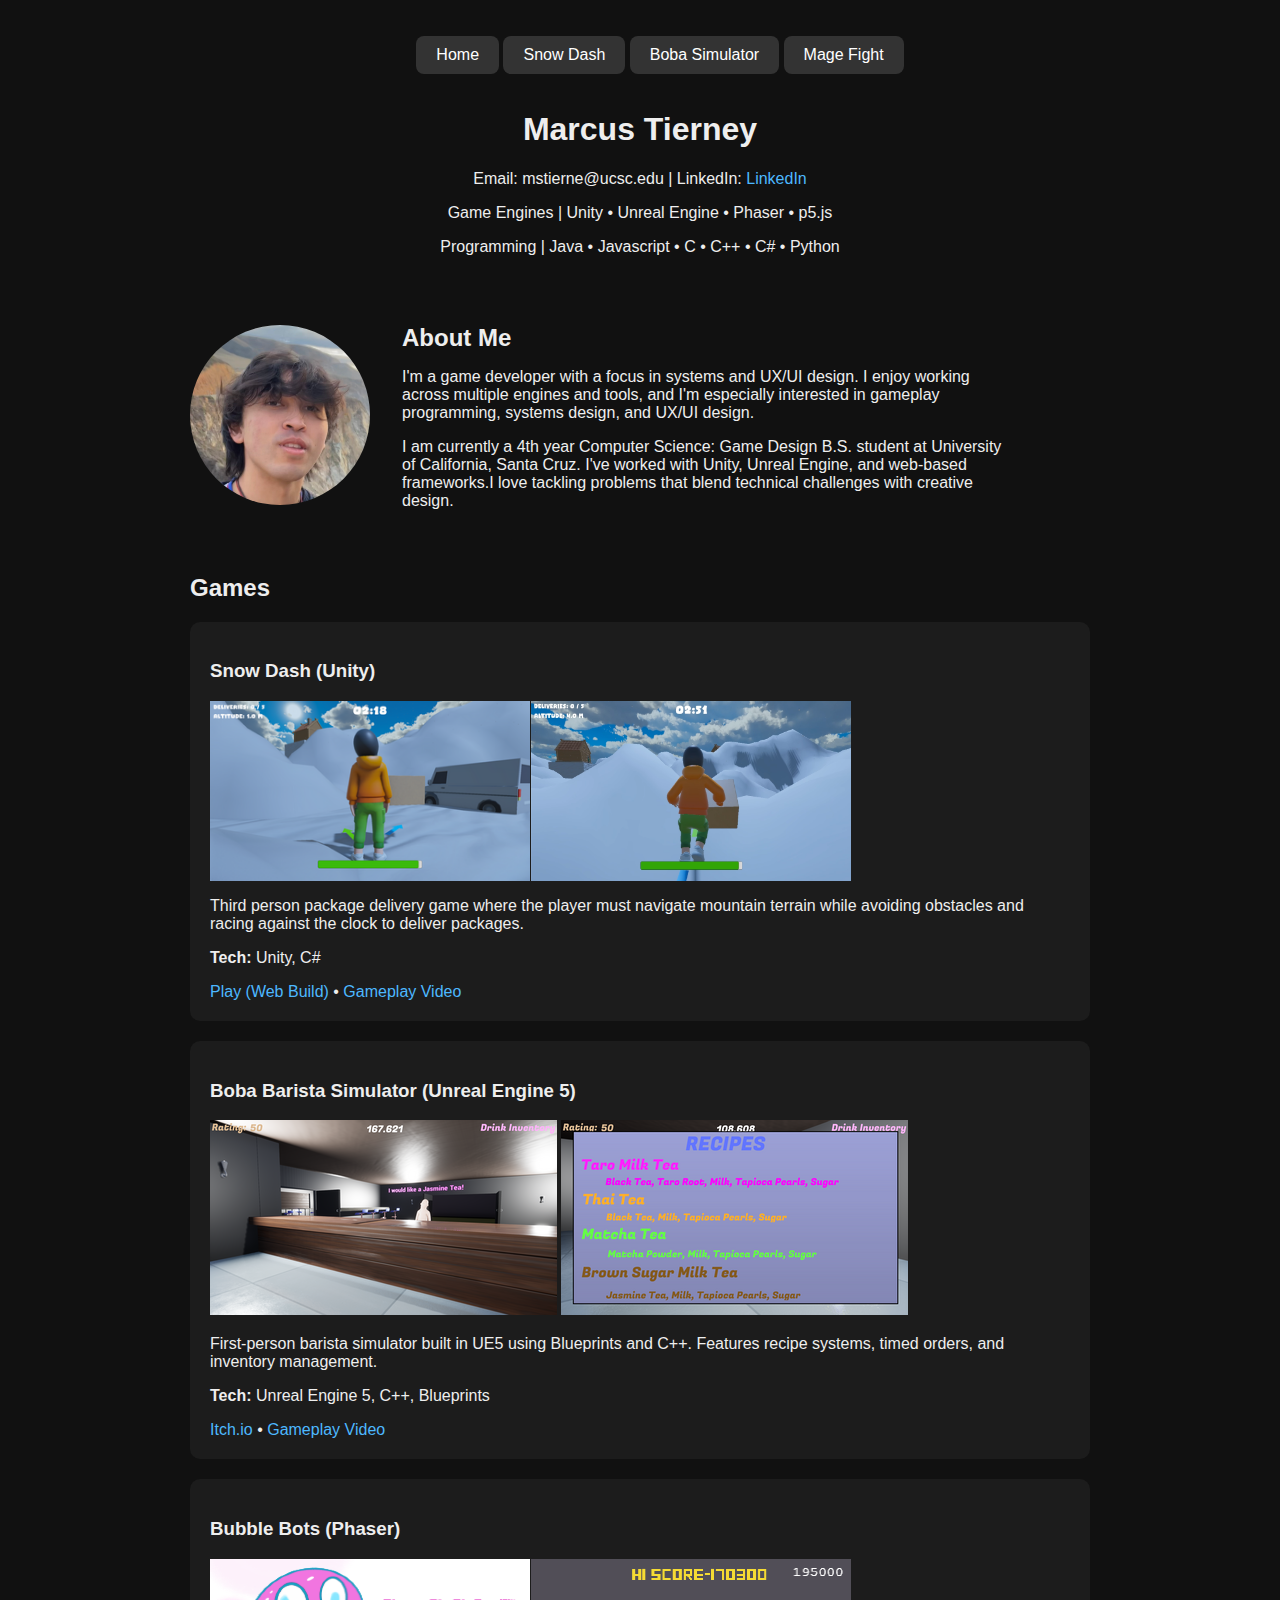
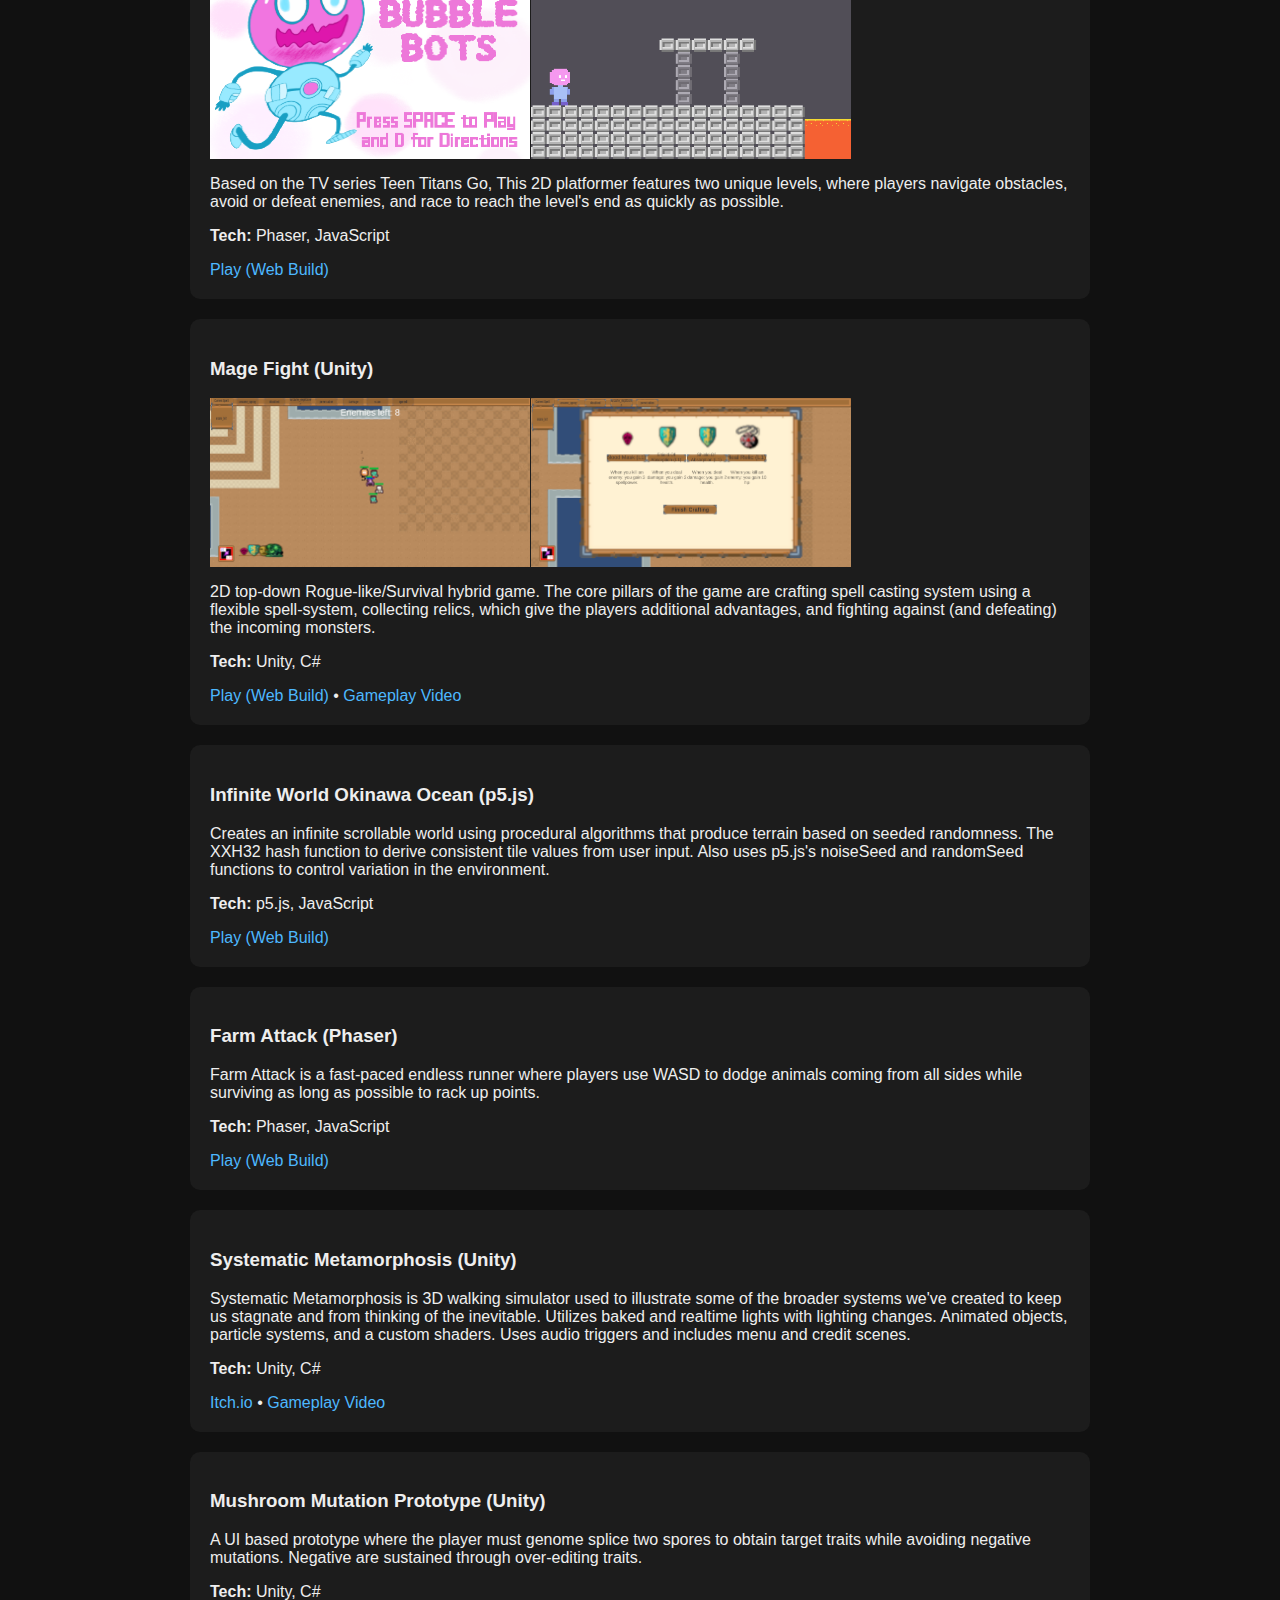
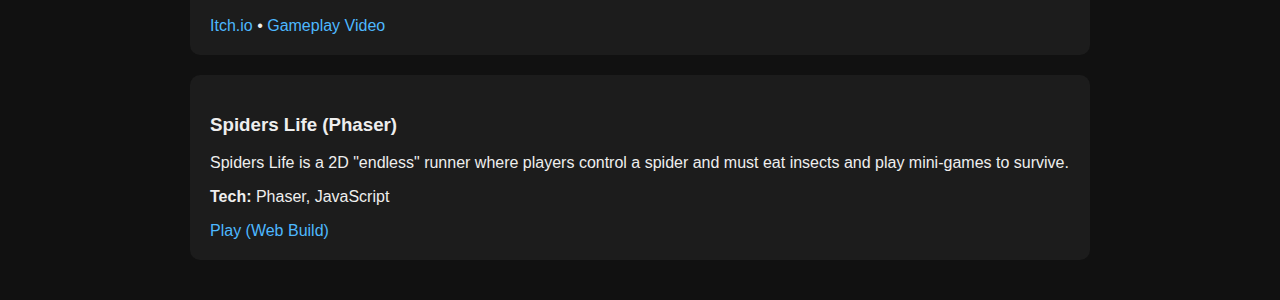
<file: index.html>
<!DOCTYPE html>
<html lang="en">
<head>
  <meta charset="UTF-8">
  <title>Marcus Tierney | Game Developer</title>
  <link rel="stylesheet" href="style.css">
</head>
<body>

  <header>
    <nav>
      <ul class="nav-links">
        <li><a href="index.html">Home</a></li>
        <li><a href="snowdash.html">Snow Dash</a></li>
        <li><a href="boba.html">Boba Simulator</a></li>
        <li><a href="mage.html">Mage Fight</a></li>
      </ul>
    </nav>
    <h1>Marcus Tierney</h1>
    <p>Email: mstierne@ucsc.edu | LinkedIn: <a href="https://www.linkedin.com/in/marcus-tierney/"target="_blank"rel="noopener noreferrer">LinkedIn</a></p>
    <p>Game Engines | Unity • Unreal Engine • Phaser • p5.js</p>
    <p>Programming | Java • Javascript • C • C++ • C# • Python </p>
  </header>
    <section class="about">
    <img src="assets/images/profile.jpg" alt="Photo of Marcus Tierney" class="about-image">

    <div class="about-text">
      <h2>About Me</h2>
      <p>
        I'm a game developer with a focus in systems and UX/UI design. I enjoy working across multiple
        engines and tools, and I'm especially interested in gameplay programming, systems design, and UX/UI design.
      </p>
      <p>
        I am currently a 4th year Computer Science: Game Design B.S. student at University of California, Santa Cruz. I've worked with Unity, Unreal Engine, and web-based frameworks.I love
        tackling problems that blend technical challenges with creative design.
      </p>
    </div>
  </section>

  <section>
    <h2>Games</h2>

    <div class="project">
      <h3>Snow Dash (Unity)</h3>
      <div class="image-row">
        <img src="assets/images/snowdash.png" alt="Snow Dash Gameplay Screenshot" class="bubblebots">
        <img src="assets/images/snowdashgameplay1.png" alt="Snow Dash Gameplay Screenshot" class="bubblebots">
      </div>
      <p>
        Third person package delivery game where the player must navigate mountain
        terrain while avoiding obstacles and racing against the clock to deliver packages.
      </p>
      <p><strong>Tech:</strong> Unity, C#</p>
      <a href="https://play.unity.com/api/v1/games/game/80f57e83-a0a1-41aa-840e-b3f1d7571071/build/latest/frame"target="_blank"rel="noopener noreferrer">Play (Web Build)</a>
      <span> • </span>
      <a href="https://youtu.be/OXjJGHCa2aU"target="_blank"rel="noopener noreferrer">Gameplay Video</a>
    </div>

    <div class="project">
      <h3>Boba Barista Simulator (Unreal Engine 5)</h3>
      <img src="assets/images/boba1.png" alt="Boba Barista Simulator Gameplay Screenshot" class="project-image">
      <img src="assets/images/boba3.png" alt="Boba Barista Simulator Gameplay Screenshot" class="project-image">
      <p>
        First-person barista simulator built in UE5 using Blueprints and C++.
        Features recipe systems, timed orders, and inventory management.
      </p>
      <p><strong>Tech:</strong> Unreal Engine 5, C++, Blueprints</p>
            <a href="https://marcustierney.itch.io/barista-simulator"target="_blank"rel="noopener noreferrer">Itch.io</a>
      <span> • </span>
      <a href="https://youtu.be/PZw7-4Lst5g"target="_blank"rel="noopener noreferrer">Gameplay Video</a>
    </div>

        <div class="project">
      <h3>Bubble Bots (Phaser)</h3>
      <div class="image-row">
        <img src="assets/images/bubblebotsmenu.png" alt="Bubble Bots Menu Screenshot" class="bubblebots">
        <img src="assets/images/bubblebotsgameplay.png" alt="Bubble Bots Gameplay Screenshot" class="bubblebots">
      </div>
      <p>
         Based on the TV series Teen Titans Go, This 2D platformer features two unique levels, where players navigate obstacles, avoid or defeat enemies, and race to reach the level's end as quickly as possible.
      </p>
      <p><strong>Tech:</strong> Phaser, JavaScript</p>
      <a href="https://marcustierney.github.io/Bubble-Bots/"target="_blank"rel="noopener noreferrer">Play (Web Build)</a>
    </div>
        <div class="project">
      <h3>Mage Fight (Unity)</h3>
      <div class="image-row">
        <img src="assets/images/mage2.png" alt="Mage Fight Gameplay Screenshot" class="bubblebots">
        <img src="assets/images/mage1.png" alt="Mage Fight Gameplay Screenshot" class="bubblebots">
      </div>
      <p>
        2D top-down Rogue-like/Survival hybrid game. The core pillars of the game are crafting 
         spell casting system using a flexible spell-system, collecting relics, which give the players 
         additional advantages, and fighting against (and defeating) the incoming monsters.
      </p>
      <p><strong>Tech:</strong> Unity, C#</p>
      <a href="https://play.unity.com/en/games/899d77f2-2da0-4b96-b89f-e9d9775a09a0/webgl-builds"target="_blank"rel="noopener noreferrer">Play (Web Build)</a>
      <span> • </span>
      <a href="https://youtu.be/JOV3dKxafD4"target="_blank"rel="noopener noreferrer">Gameplay Video</a>
      </div>
      <div class="project">
      <h3>Infinite World Okinawa Ocean (p5.js)</h3>
      <p>
        Creates an infinite scrollable world using procedural algorithms that produce terrain based on seeded randomness. The XXH32 hash function to derive consistent tile values from user input.
        Also uses p5.js's noiseSeed and randomSeed functions to control variation in the environment.
      </p>
      <p><strong>Tech:</strong> p5.js, JavaScript</p>
      <a href="https://marcustierney.github.io/cmpm147/infiniteworld/index.html"target="_blank"rel="noopener noreferrer">Play (Web Build)</a>
    </div>
      <div class="project">
      <h3>Farm Attack (Phaser)</h3>
      <p>
        Farm Attack is a fast-paced endless runner where players use WASD to dodge animals coming from all sides while surviving as long as possible to rack up points.
      </p>
      <p><strong>Tech:</strong> Phaser, JavaScript</p>
      <a href="https://marcustierney.github.io/Farm-Attack/"target="_blank"rel="noopener noreferrer">Play (Web Build)</a>
    </div>
          <div class="project">
      <h3>Systematic Metamorphosis (Unity)</h3>
      <p>
        Systematic Metamorphosis is 3D walking simulator used to illustrate some of the broader systems we've created to keep us stagnate and from thinking of the inevitable.
        Utilizes baked and realtime lights with lighting changes. Animated objects, particle systems, and a custom shaders. Uses audio triggers and includes menu and credit scenes. 
      </p>
      <p><strong>Tech:</strong> Unity, C#</p>
      <a href="https://marcustierney.itch.io/systematic-metamorphosis"target="_blank"rel="noopener noreferrer">Itch.io</a>
      <span> • </span>
      <a href="https://youtu.be/6Wj7ZslR8Kk"target="_blank"rel="noopener noreferrer">Gameplay Video</a>
    </div>
      <div class="project">
      <h3>Mushroom Mutation Prototype (Unity)</h3>
      <p>
        A UI based prototype where the player must genome splice two spores to obtain target traits while avoiding negative mutations. Negative are sustained through over-editing traits. 
      </p>
      <p><strong>Tech:</strong> Unity, C#</p>
      <a href="https://marcustierney.itch.io/mushroom-mutation"target="_blank"rel="noopener noreferrer">Itch.io</a>
      <span> • </span>
      <a href="https://youtu.be/ncRVeBxBvIU"target="_blank"rel="noopener noreferrer">Gameplay Video</a>
    </div>
      <div class="project">
      <h3>Spiders Life (Phaser)</h3>
      <p>
        Spiders Life is a 2D "endless" runner where players control a spider and must eat insects and play mini-games to survive.
      </p>
      <p><strong>Tech:</strong> Phaser, JavaScript</p>
      <a href="https://riyer4.github.io/170-p4-spider-game/"target="_blank"rel="noopener noreferrer">Play (Web Build)</a>
    </div>
  </section>
</body>
</html>
</file>
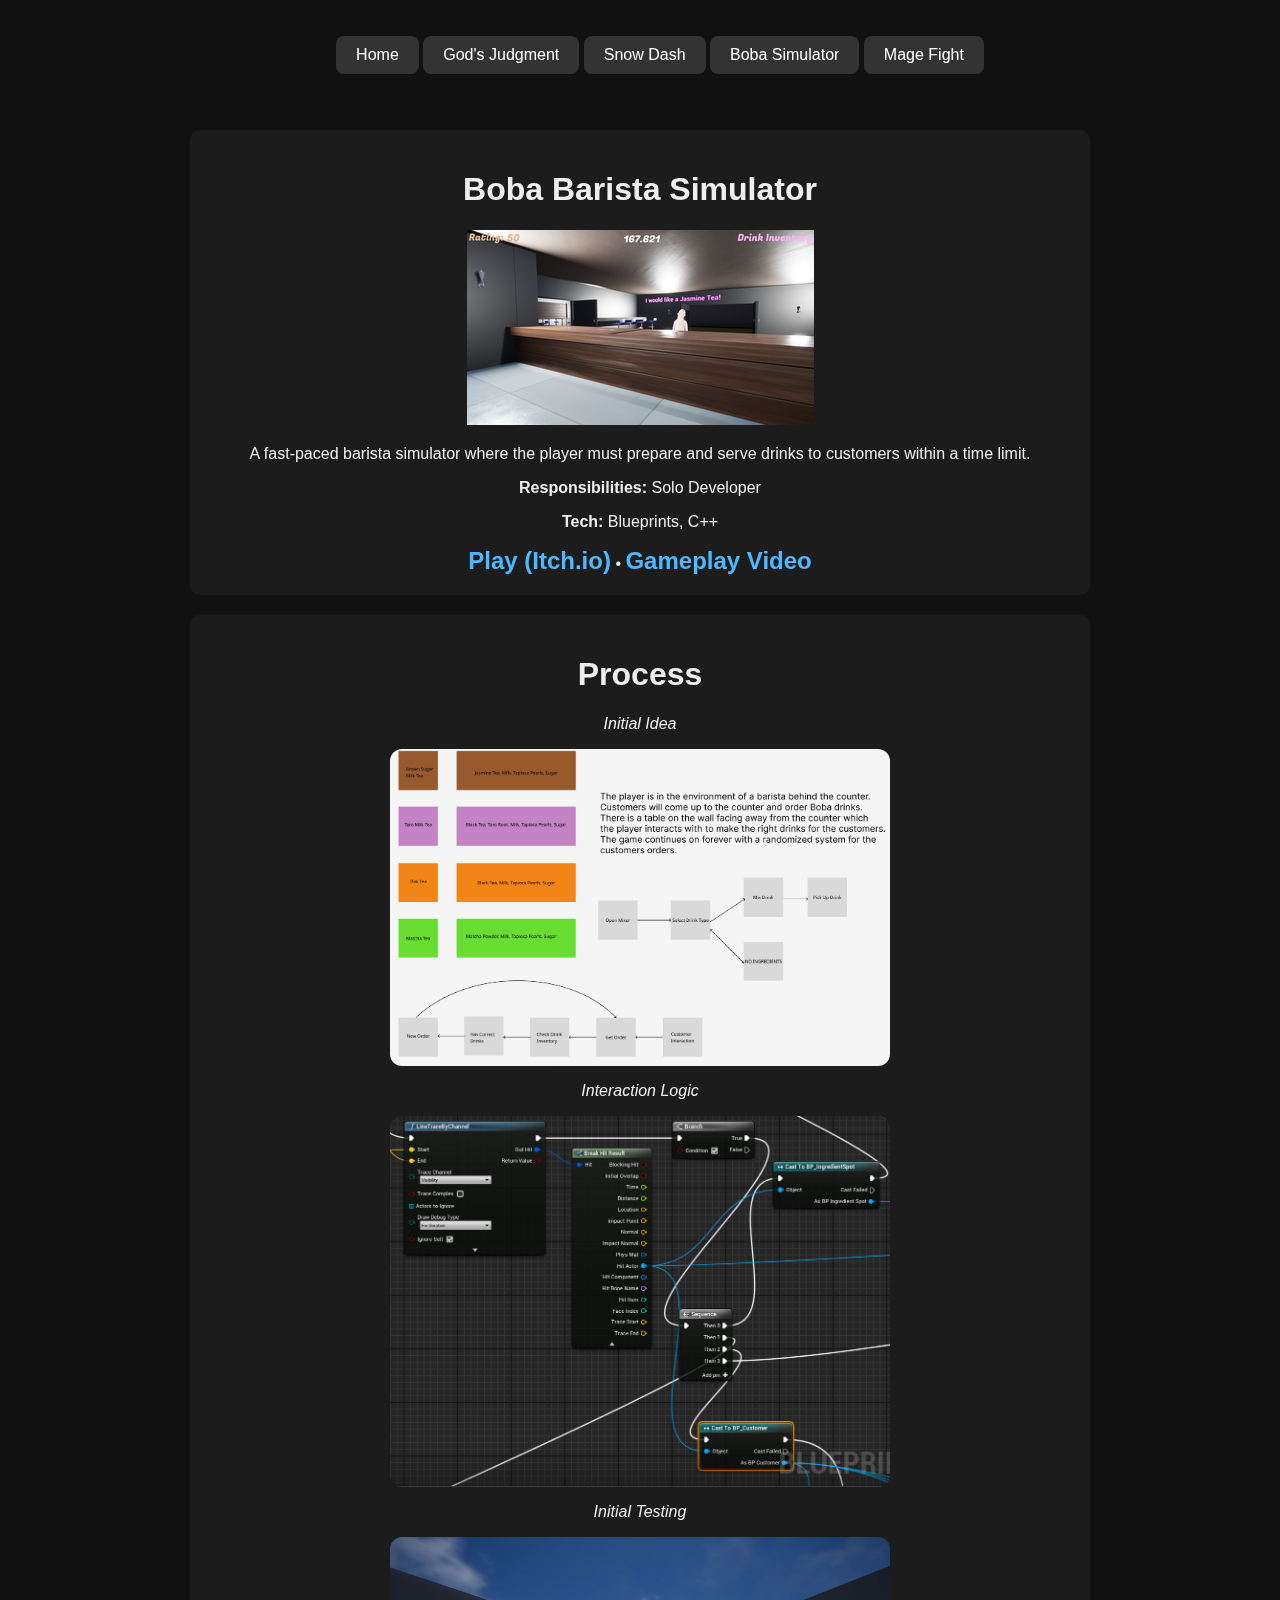
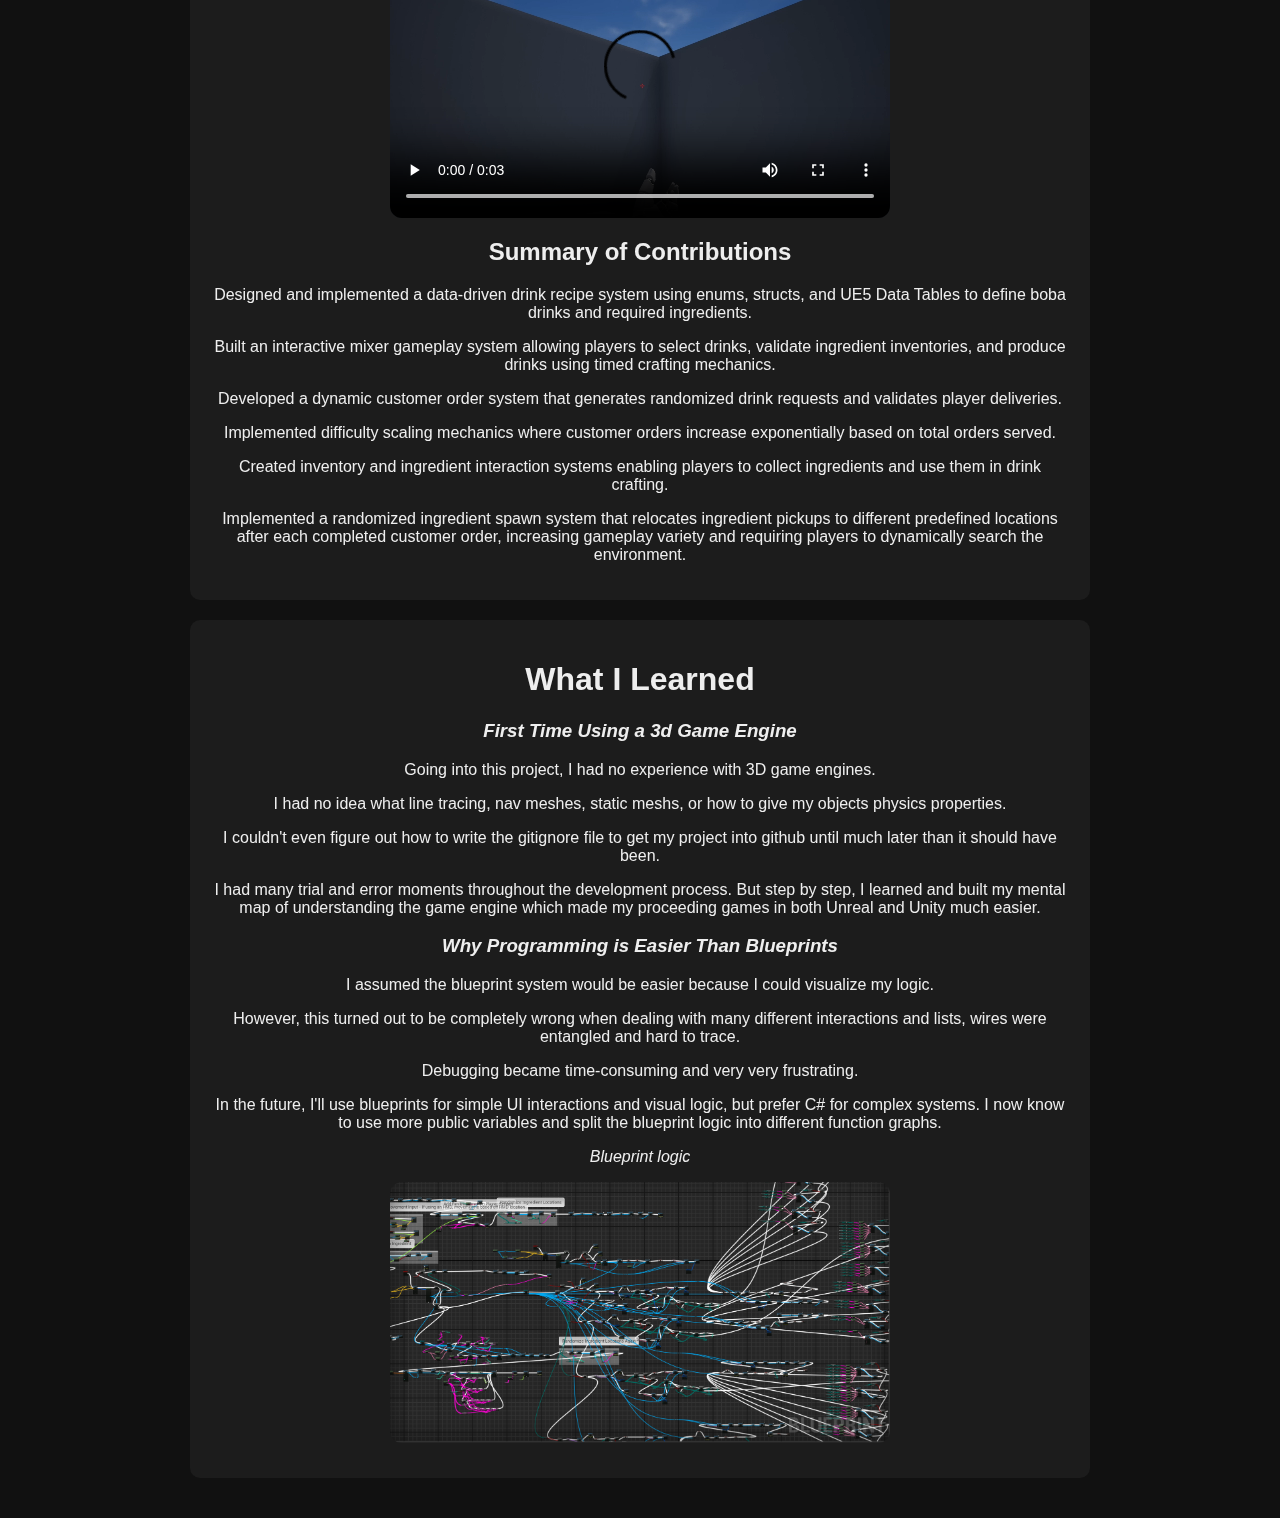
<file: boba.html>
<!DOCTYPE html>
<html lang="en">
<head>
  <meta charset="UTF-8">
  <title>Boba Barista Simulator | Marcus Tierney</title>
  <link rel="stylesheet" href="style.css">
  <link rel="preconnect" href="https://fonts.googleapis.com">
  <link rel="preconnect" href="https://fonts.gstatic.com" crossorigin>
  <link href="https://fonts.googleapis.com/css2?family=Poppins:wght@400;600&display=swap" rel="stylesheet">
</head>
<body>
  <header>
    <nav>
      <ul class="nav-links">
        <li><a href="index.html">Home</a></li>
        <li><a href="godsjudgment.html">God's Judgment</a></li>
        <li><a href="snowdash.html">Snow Dash</a></li>
        <li><a href="boba.html" class="active">Boba Simulator</a></li>
        <li><a href="mage.html">Mage Fight</a></li>
      </ul>
    </nav>
  </header>
  <main>
    <section class="snowdashtop">
      <h1>Boba Barista Simulator</h1>
      <img src="assets/images/boba1.png" alt="Boba Simulator Gameplay Screenshot" class="project-image">

      <p>
        A fast-paced barista simulator where the player must prepare and serve drinks to customers within a time limit.
      </p>
      <p><strong>Responsibilities: </strong>Solo Developer</p>
      <p><strong>Tech:</strong> Blueprints, C++</p>

      <div class="project-links">
        <a href="https://marcustierney.itch.io/barista-simulator" target="_blank" rel="noopener noreferrer" class="links"><strong>Play (Itch.io)</strong></a>
        <span> • </span>
        <a href="https://youtu.be/OXjJGHCa2aU" target="_blank" rel="noopener noreferrer" class="links"><strong>Gameplay Video</strong></a>
      </div>
    </section>
        <section class="process">
      <h1>Process</h1>
      <p><em>Initial Idea</em></p>
      <img src="assets/images/bobafigma.png" alt="Boba Simulator Gameplay Screenshot" class="snowdash3">
        <p><em>Interaction Logic</em></p>
        <img src="assets/images/bobasequencelogic.png" alt="Boba Simulator Gameplay Screenshot" class="snowdash3">
        <p><em>Initial Testing</em></p>
        <video class="snowdash3" controls width="700" preload="metadata">
            <source src="assets/videos/bobaproto.mp4" type="video/mp4">
        </video>
        <h2><strong>Summary of Contributions</strong></h2>
          <p>Designed and implemented a data-driven drink recipe system using enums, structs, and UE5 Data Tables to define boba drinks and required ingredients.</p>
          <p>Built an interactive mixer gameplay system allowing players to select drinks, validate ingredient inventories, and produce drinks using timed crafting mechanics.</p>
          <p>Developed a dynamic customer order system that generates randomized drink requests and validates player deliveries.</p>
          <p>Implemented difficulty scaling mechanics where customer orders increase exponentially based on total orders served.</p>
          <p>Created inventory and ingredient interaction systems enabling players to collect ingredients and use them in drink crafting.</p>
          <p>Implemented a randomized ingredient spawn system that relocates ingredient pickups to different predefined locations after each completed customer order, increasing gameplay variety and requiring players to dynamically search the environment.</p>
    </section>
        </section>
        <section class="process">
      <h1>What I Learned</h1>
          <h3><em>First Time Using a 3d Game Engine</em></h3>
          <p>Going into this project, I had no experience with 3D game engines. </p>
          <p>I had no idea what line tracing, nav meshes, static meshs, or how to give my objects physics properties.</p>
          <p>I couldn't even figure out how to write the gitignore file to get my project into github until much later than it should have been.</p>
          <p>I had many trial and error moments throughout the development process. But step by step, I learned and built my mental map of understanding the game engine which made my proceeding games in both Unreal and Unity much easier.</p>
          <h3><em>Why Programming is Easier Than Blueprints</em></h3>
          <p>I assumed the blueprint system would be easier because I could visualize my logic.</p>
          <p>However, this turned out to be completely wrong when dealing with many different interactions and lists, wires were entangled and hard to trace.</p>
          <p>Debugging became time-consuming and very very frustrating.</p>
          <p>In the future, I'll use blueprints for simple UI interactions and visual logic, but prefer C# for complex systems. I now know to use more public variables and split the blueprint logic into different function graphs.</p>
        <p><em>Blueprint logic</em></p>    
        <img src="assets/images/bobalogic.png" alt="Blueprint Logic Screenshot" class="snowdash3">
    </section>
  </main>
</body>
</html>
</file>
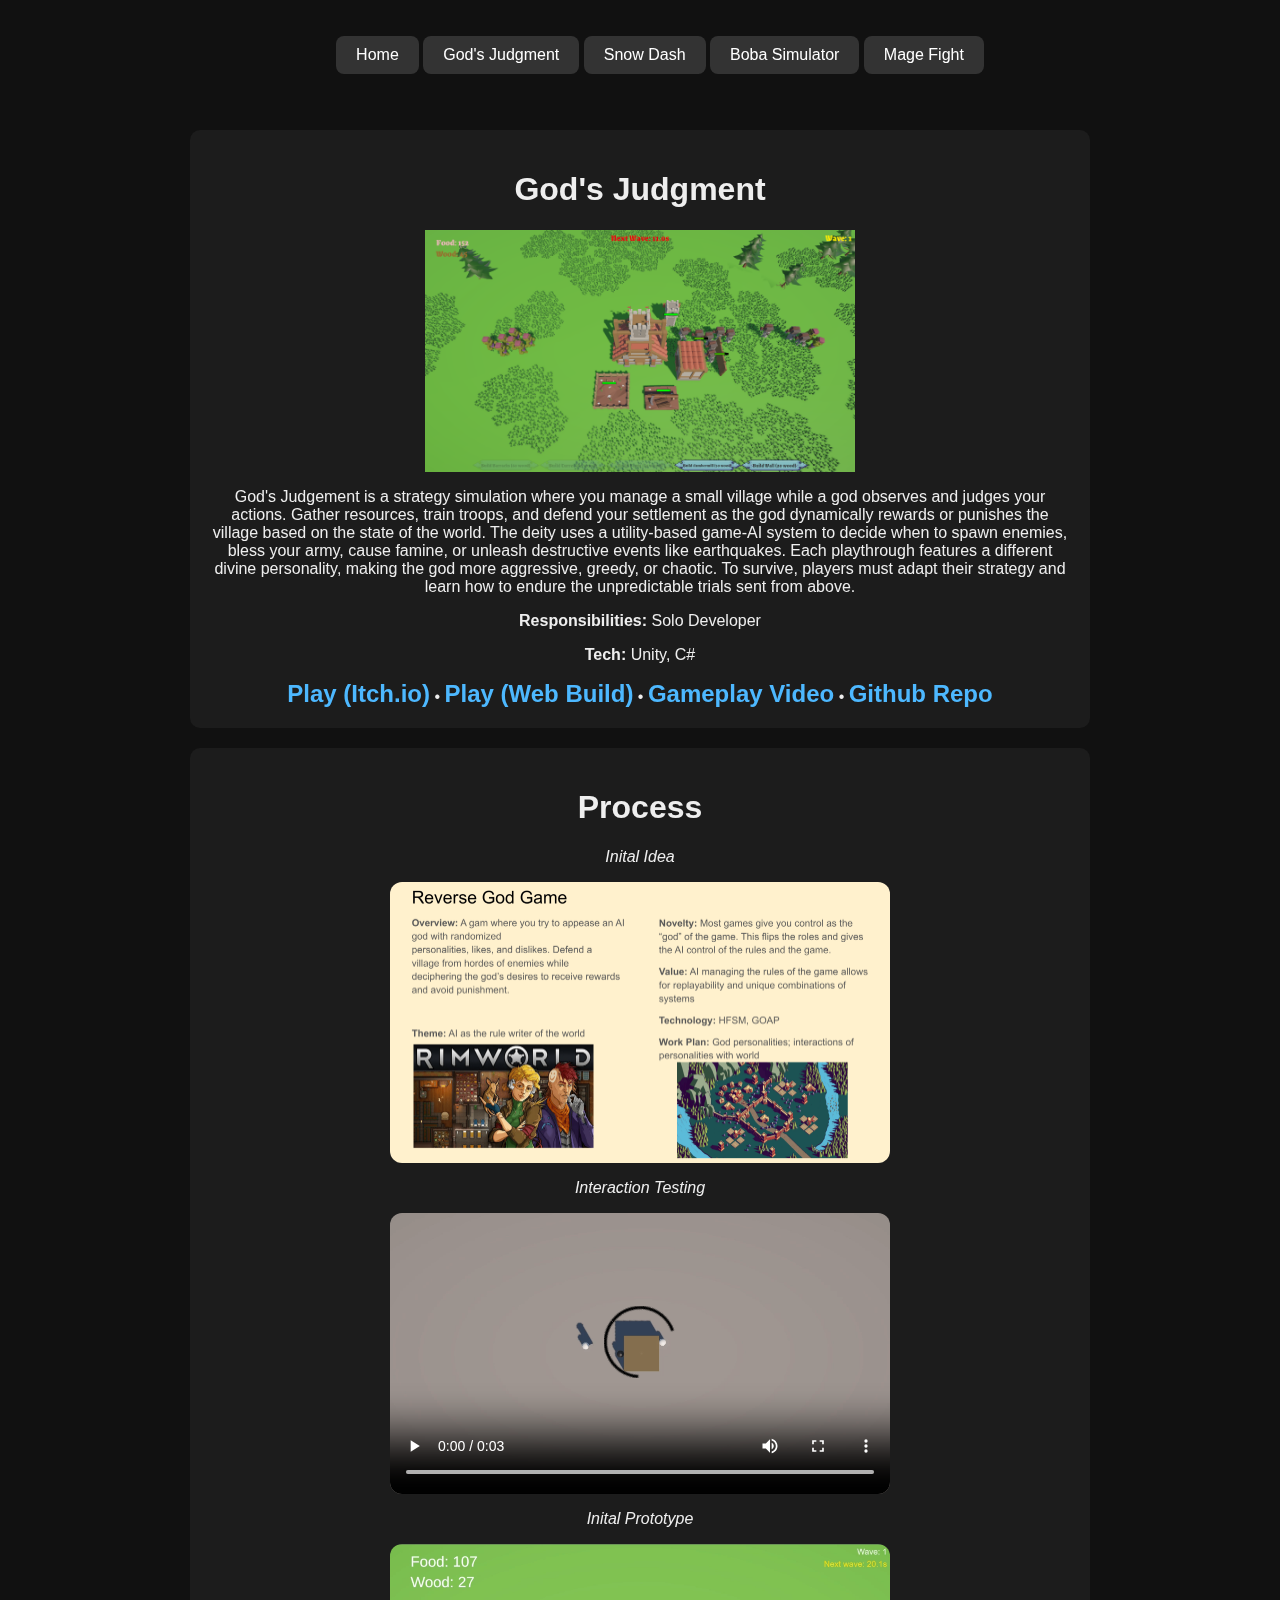
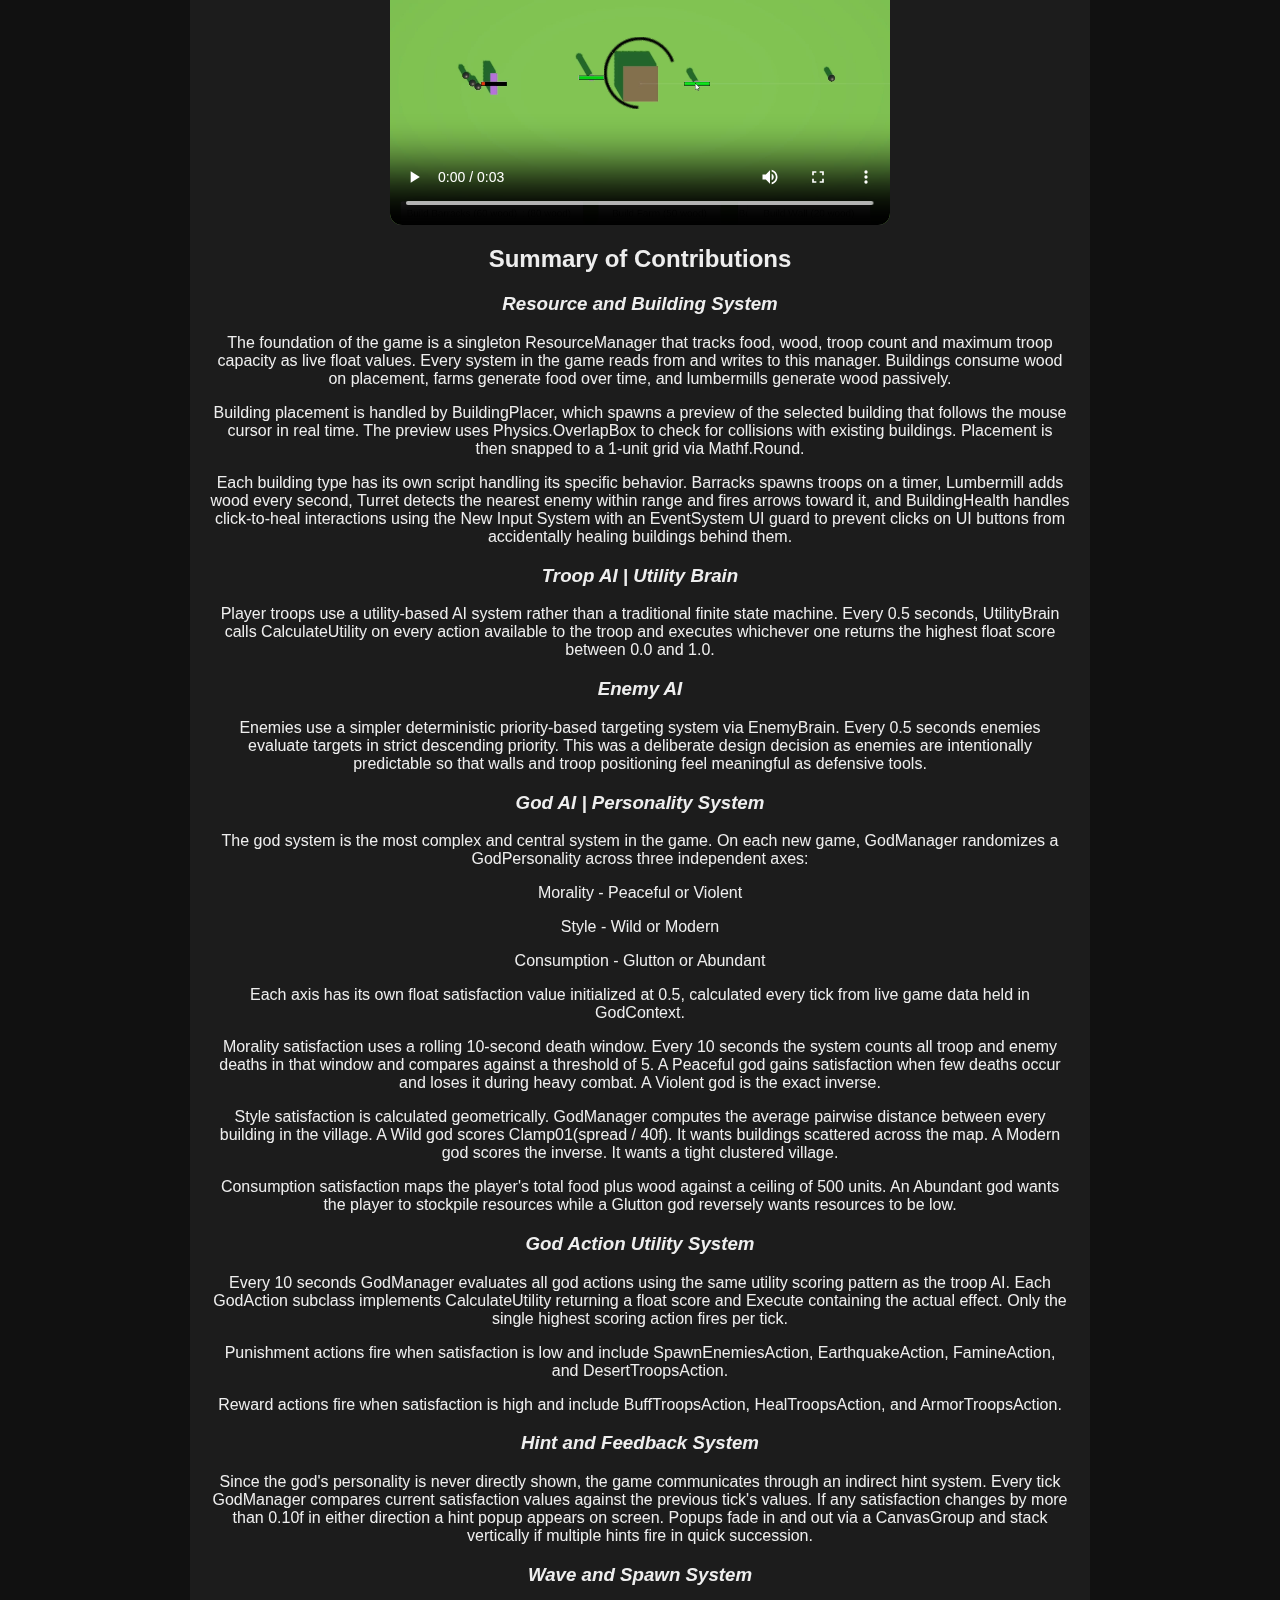
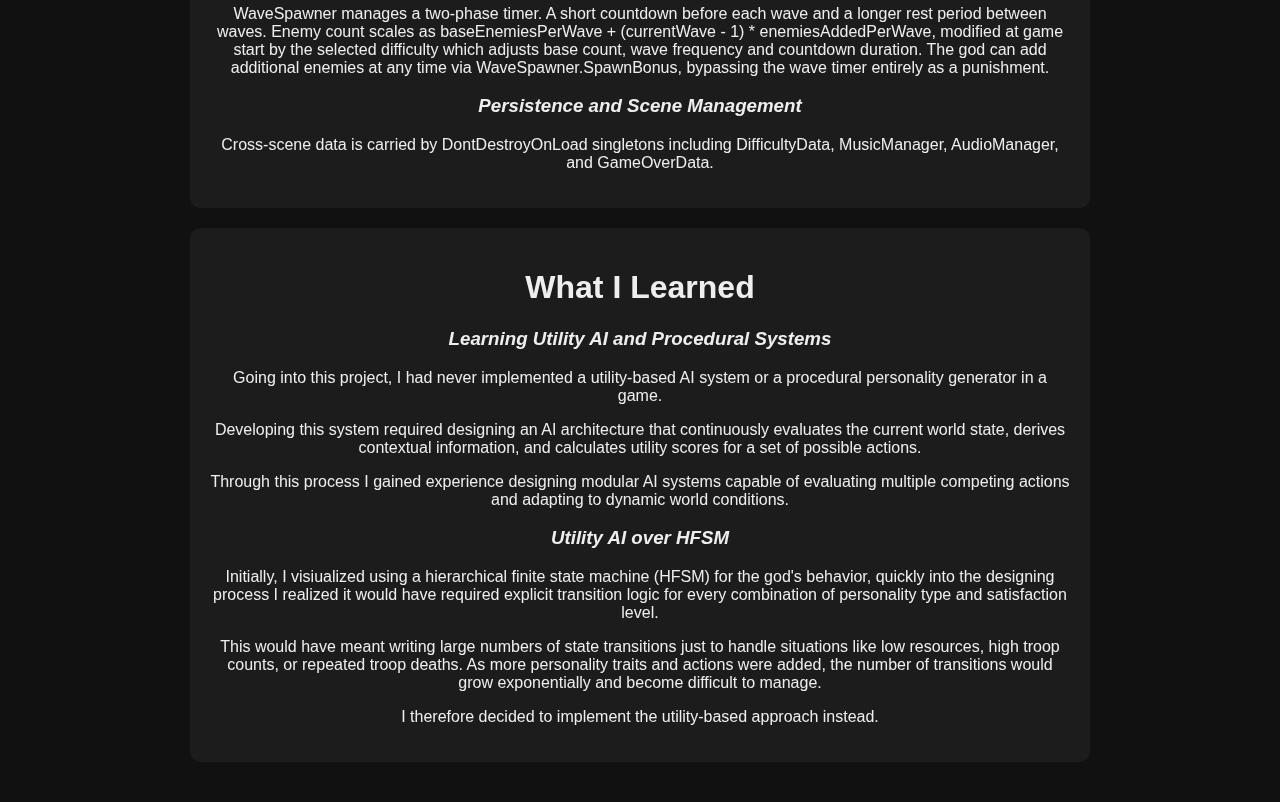
<file: godsjudgment.html>
<!DOCTYPE html>
<html lang="en">
<head>
  <meta charset="UTF-8">
  <title>God's Judgment | Marcus Tierney</title>
  <link rel="stylesheet" href="style.css">
  <link rel="preconnect" href="https://fonts.googleapis.com">
  <link rel="preconnect" href="https://fonts.gstatic.com" crossorigin>
  <link href="https://fonts.googleapis.com/css2?family=Poppins:wght@400;600&display=swap" rel="stylesheet">
</head>
<body>
  <header>
    <nav>
      <ul class="nav-links">
        <li><a href="index.html">Home</a></li>
        <li><a href="godsjudgment.html" class="active">God's Judgment</a></li>
        <li><a href="snowdash.html">Snow Dash</a></li>
        <li><a href="boba.html">Boba Simulator</a></li>
        <li><a href="mage.html">Mage Fight</a></li>
      </ul>
    </nav>
  </header>
  <main>
    <section class="snowdashtop">
      <h1>God's Judgment</h1>
      <img src="assets/images/godsjudgement.png" alt="God's Judgment Gameplay Screenshot" class="magefight">

      <p>
        God's Judgement is a strategy simulation where you manage a small village while a god observes and judges your actions. Gather resources, train troops, and defend your settlement as the god dynamically rewards or punishes the village based on the state of the world. The deity uses a utility-based game-AI system to decide when to spawn enemies, bless your army, cause famine, or unleash destructive events like earthquakes. Each playthrough features a different divine personality, making the god more aggressive, greedy, or chaotic. To survive, players must adapt their strategy and learn how to endure the unpredictable trials sent from above.
      </p>
      <p><strong>Responsibilities: </strong>Solo Developer</p>
      <p><strong>Tech:</strong> Unity, C#</p>

      <div class="project-links">
        <a href="https://marcustierney.itch.io/gods-judgement" target="_blank" rel="noopener noreferrer" class="links"><strong>Play (Itch.io)</strong></a>
        <span> • </span>
        <a href="https://play.unity.com/en/games/09867cea-f999-4e97-ba6f-2858e07ddf6b/gods-judgement" target="_blank" rel="noopener noreferrer" class="links"><strong>Play (Web Build)</strong></a>
        <span> • </span>
        <a href="https://youtu.be/qsOCw2iN85g" target="_blank" rel="noopener noreferrer" class="links"><strong>Gameplay Video</strong></a>
        <span> • </span>
        <a href="https://github.com/marcustierney/GodsJudgement" target="_blank" rel="noopener noreferrer" class="links"><strong>Github Repo</strong></a>
      </div>
    </section>
        <section class="process">
      <h1>Process</h1>
      <p><em>Inital Idea</em></p>
      <img src="assets/images/godsjudgement1.png" alt="God's Judgment Inital Screenshot" class="snowdash3">
        <p><em>Interaction Testing</em></p>
        <video class="snowdash3" controls width="700" preload="metadata">
            <source src="assets/videos/godjudgement.mp4" type="video/mp4">
        </video>
        <p><em>Inital Prototype</em></p>
        <video class="snowdash3" controls width="700" preload="metadata">
            <source src="assets/videos/godjudgement1.mp4" type="video/mp4">
        </video>
        <h2><strong>Summary of Contributions</strong></h2>
          <h3><em>Resource and Building System</em></h3>
          <p>The foundation of the game is a singleton ResourceManager that tracks food, wood, troop count and maximum troop capacity as live float values. Every system in the game reads from and writes to this manager. Buildings consume wood on placement, farms generate food over time, and lumbermills generate wood passively.</p>
          <p>Building placement is handled by BuildingPlacer, which spawns a preview of the selected building that follows the mouse cursor in real time. The preview uses Physics.OverlapBox to check for collisions with existing buildings. Placement is then snapped to a 1-unit grid via Mathf.Round.</p>
          <p>Each building type has its own script handling its specific behavior. Barracks spawns troops on a timer, Lumbermill adds wood every second, Turret detects the nearest enemy within range and fires arrows toward it, and BuildingHealth handles click-to-heal interactions using the New Input System with an EventSystem UI guard to prevent clicks on UI buttons from accidentally healing buildings behind them.</p>
          <h3><em>Troop AI | Utility Brain</em></h3>
          <p>Player troops use a utility-based AI system rather than a traditional finite state machine. Every 0.5 seconds, UtilityBrain calls CalculateUtility on every action available to the troop and executes whichever one returns the highest float score between 0.0 and 1.0.</p>
          <h3><em>Enemy AI</em></h3>
          <p>Enemies use a simpler deterministic priority-based targeting system via EnemyBrain. Every 0.5 seconds enemies evaluate targets in strict descending priority. This was a deliberate design decision as enemies are intentionally predictable so that walls and troop positioning feel meaningful as defensive tools.</p>
          <h3><em>God AI | Personality System</em></h3>
          <p>The god system is the most complex and central system in the game. On each new game, GodManager randomizes a GodPersonality across three independent axes:</p>
          <p><bold>Morality - Peaceful or Violent</bold></p>
          <p><bold>Style - Wild or Modern</bold></p>
          <p><bold>Consumption - Glutton or Abundant</bold></p>
          <p>Each axis has its own float satisfaction value initialized at 0.5, calculated every tick from live game data held in GodContext.</p>
          <p>Morality satisfaction uses a rolling 10-second death window. Every 10 seconds the system counts all troop and enemy deaths in that window and compares against a threshold of 5. A Peaceful god gains satisfaction when few deaths occur and loses it during heavy combat. A Violent god is the exact inverse.</p>
          <p>Style satisfaction is calculated geometrically. GodManager computes the average pairwise distance between every building in the village. A Wild god scores Clamp01(spread / 40f). It wants buildings scattered across the map. A Modern god scores the inverse. It wants a tight clustered village.</p>
          <p>Consumption satisfaction maps the player's total food plus wood against a ceiling of 500 units. An Abundant god wants the player to stockpile resources while a Glutton god reversely wants resources to be low.</p>
          <h3><em>God Action Utility System</em></h3>
          <p>Every 10 seconds GodManager evaluates all god actions using the same utility scoring pattern as the troop AI. Each GodAction subclass implements CalculateUtility returning a float score and Execute containing the actual effect. Only the single highest scoring action fires per tick.</p>
          <p>Punishment actions fire when satisfaction is low and include SpawnEnemiesAction, EarthquakeAction, FamineAction, and DesertTroopsAction.</p>
          <p>Reward actions fire when satisfaction is high and include BuffTroopsAction, HealTroopsAction, and ArmorTroopsAction.</p>
          <h3><em>Hint and Feedback System</em></h3>
          <p>Since the god's personality is never directly shown, the game communicates through an indirect hint system. Every tick GodManager compares current satisfaction values against the previous tick's values. If any satisfaction changes by more than 0.10f in either direction a hint popup appears on screen. Popups fade in and out via a CanvasGroup and stack vertically if multiple hints fire in quick succession.</p>
          <h3><em>Wave and Spawn System</em></h3>
          <p>WaveSpawner manages a two-phase timer. A short countdown before each wave and a longer rest period between waves. Enemy count scales as baseEnemiesPerWave + (currentWave - 1) * enemiesAddedPerWave, modified at game start by the selected difficulty which adjusts base count, wave frequency and countdown duration. The god can add additional enemies at any time via WaveSpawner.SpawnBonus, bypassing the wave timer entirely as a punishment.</p>
          <h3><em>Persistence and Scene Management</em></h3>
          <p>Cross-scene data is carried by DontDestroyOnLoad singletons including DifficultyData, MusicManager, AudioManager, and GameOverData.</p>


    </section>
        <section class="process">
      <h1>What I Learned</h1>
          <h3><em>Learning Utility AI and Procedural Systems</em></h3>
        <p>Going into this project, I had never implemented a utility-based AI system or a procedural personality generator in a game.</p>
        <p>Developing this system required designing an AI architecture that continuously evaluates the current world state, derives contextual information, and calculates utility scores for a set of possible actions.</p>
        <p>Through this process I gained experience designing modular AI systems capable of evaluating multiple competing actions and adapting to dynamic world conditions.</p>
          <h3><em>Utility AI over HFSM</em></h3>
        <p>Initially, I visiualized using a hierarchical finite state machine (HFSM) for the god's behavior, quickly into the designing process I realized it would have required explicit transition logic for every combination of personality type and satisfaction level.</p>
        <p>This would have meant writing large numbers of state transitions just to handle situations like low resources, high troop counts, or repeated troop deaths. As more personality traits and actions were added, the number of transitions would grow exponentially and become difficult to manage.</p>
        <p>I therefore decided to implement the utility-based approach instead.</p>
    </section>
  </main>
</body>
</html>
</file>
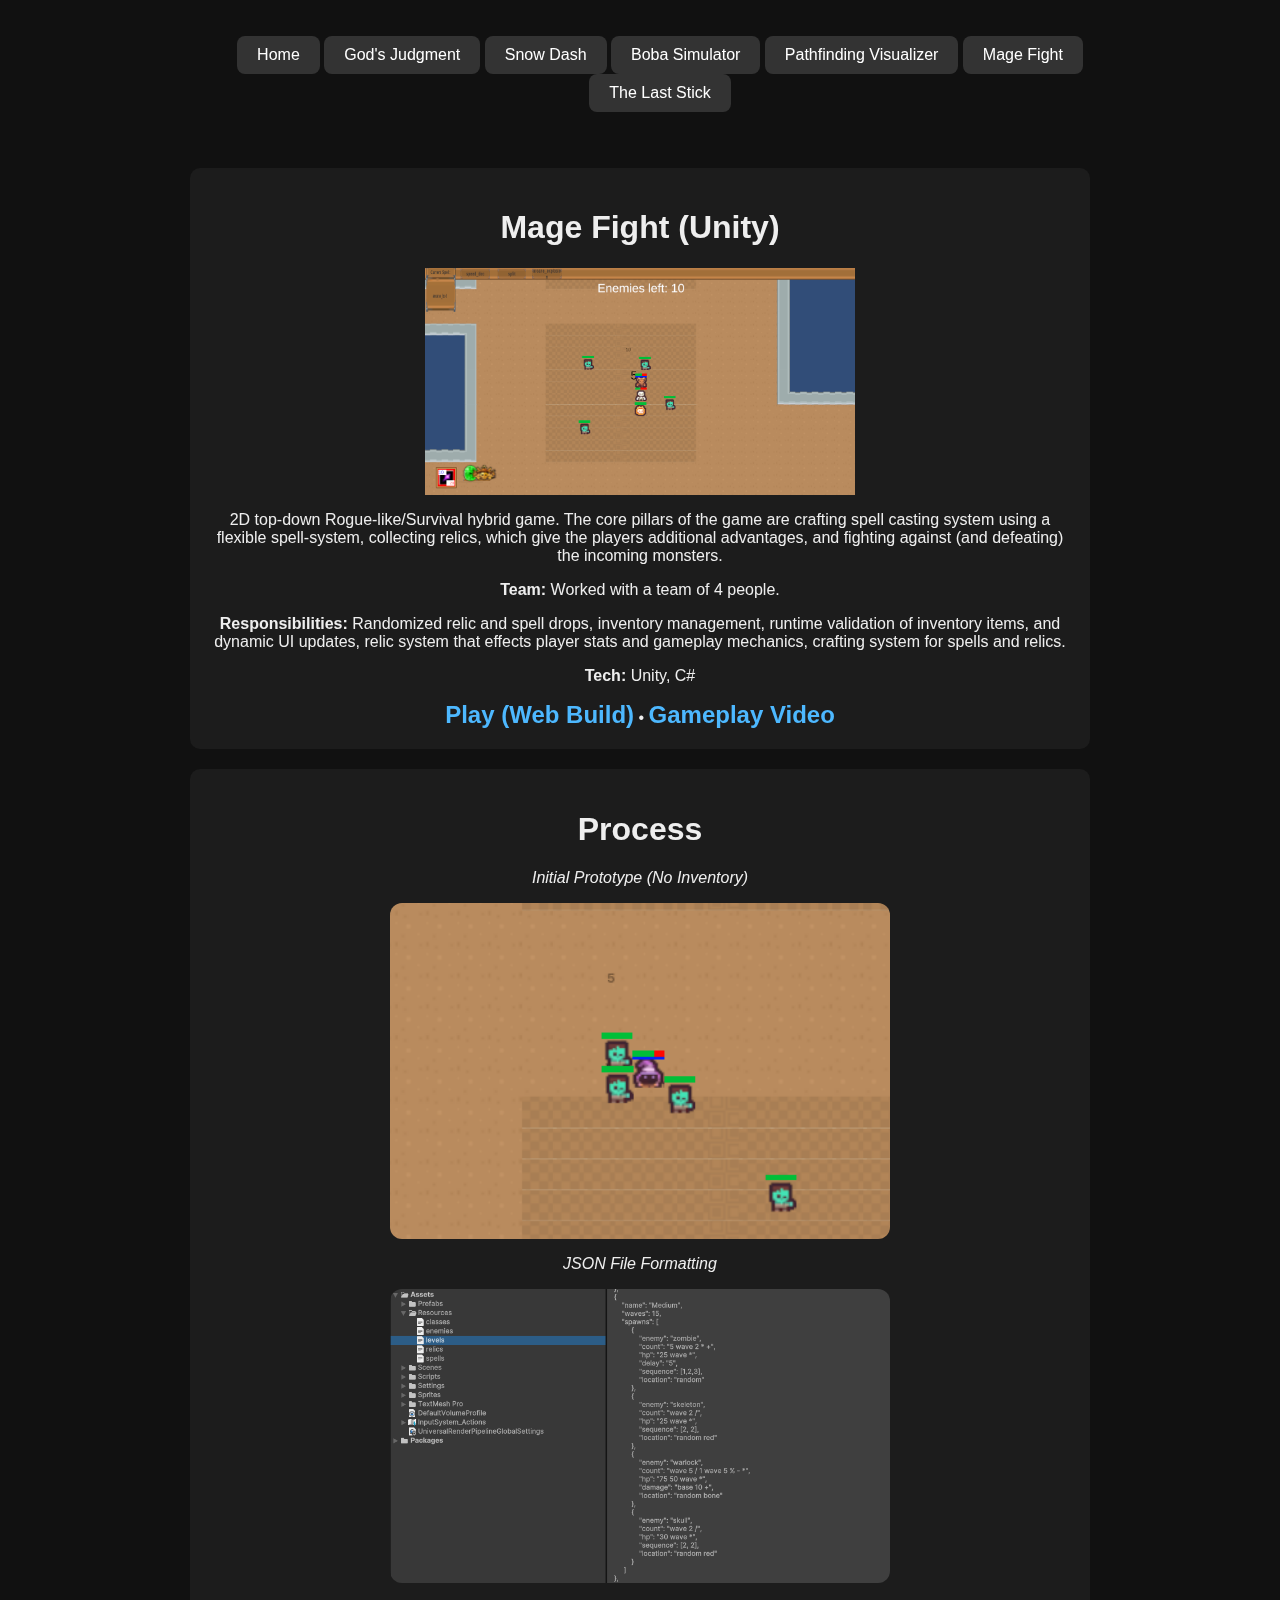
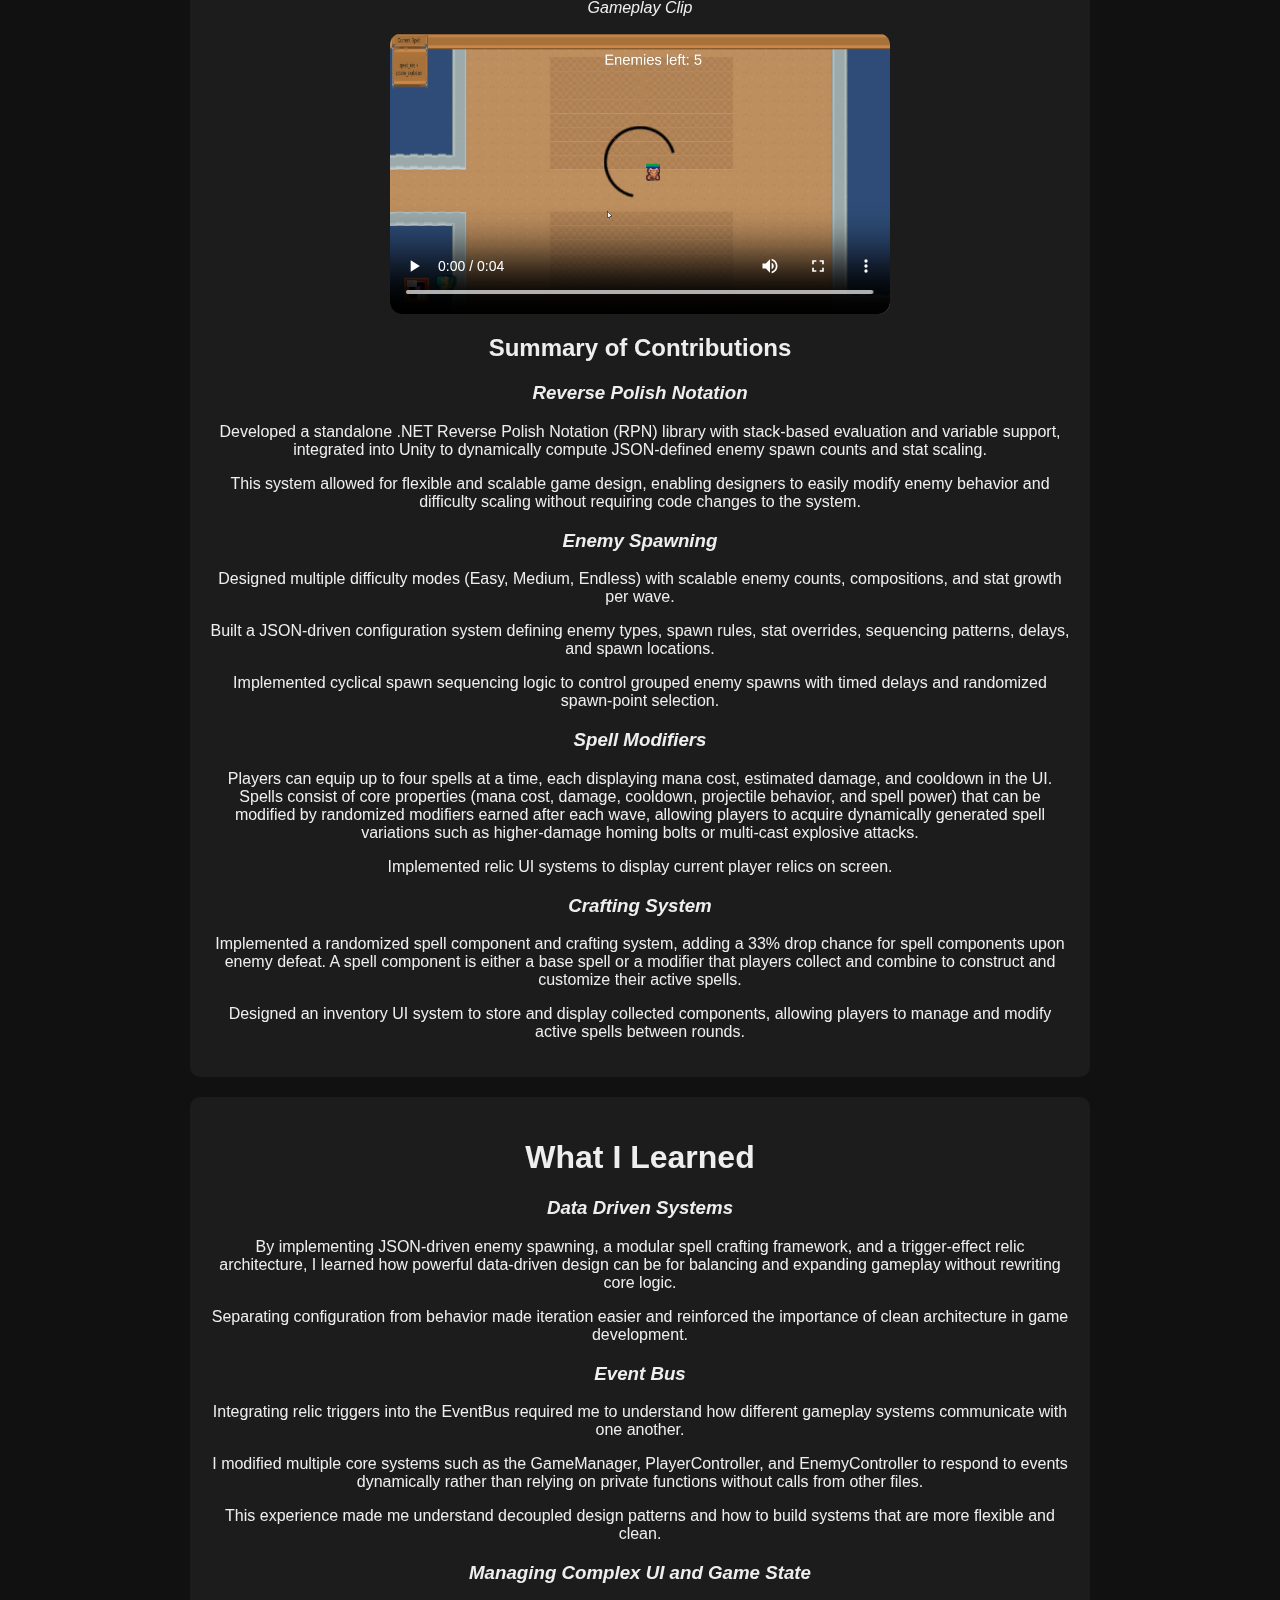
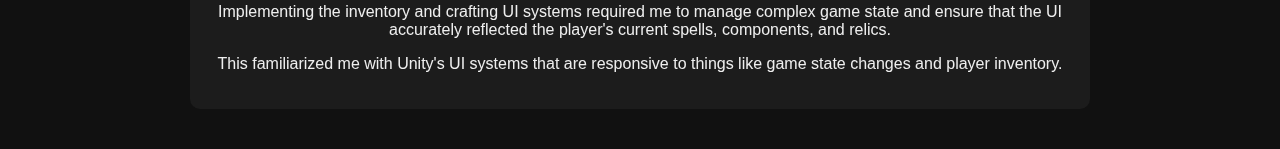
<file: mage.html>
<!DOCTYPE html>
<html lang="en">
<head>
  <meta charset="UTF-8">
  <title>Mage Fight | Marcus Tierney</title>
  <link rel="stylesheet" href="style.css">
  <link rel="preconnect" href="https://fonts.googleapis.com">
  <link rel="preconnect" href="https://fonts.gstatic.com" crossorigin>
  <link href="https://fonts.googleapis.com/css2?family=Poppins:wght@400;600&display=swap" rel="stylesheet">
</head>
<body>
  <header>
    <nav>
      <ul class="nav-links">
        <li><a href="index.html">Home</a></li>
        <li><a href="godsjudgment.html">God's Judgment</a></li>
        <li><a href="snowdash.html">Snow Dash</a></li>
        <li><a href="boba.html">Boba Simulator</a></li>
        <li><a href="pathfindingvisual.html">Pathfinding Visualizer</a></li>
        <li><a href="mage.html" class="active">Mage Fight</a></li>
        <li><a href="laststick.html">The Last Stick</a></li>
      </ul>
    </nav>
  </header>
  <main>
    <section class="snowdashtop">
      <h1>Mage Fight (Unity)</h1>
      <img src="assets/images/mage4.png" alt="Mage Fight Gameplay Screenshot" class="magefight">

      <p>
        2D top-down Rogue-like/Survival hybrid game. The core pillars of the game are crafting 
         spell casting system using a flexible spell-system, collecting relics, which give the players 
         additional advantages, and fighting against (and defeating) the incoming monsters.
      </p>

      <p><strong>Team:</strong> Worked with a team of 4 people.</p>
      <p><strong>Responsibilities:</strong> Randomized relic and spell drops, inventory management, 
        runtime validation of inventory items, and dynamic UI updates, relic system that effects player stats and gameplay mechanics,
        crafting system for spells and relics.</p>
      <p><strong>Tech:</strong> Unity, C#</p>

      <div class="project-links">
        <a href="https://play.unity.com/en/games/899d77f2-2da0-4b96-b89f-e9d9775a09a0/webgl-builds" target="_blank" rel="noopener noreferrer" class="links"><strong>Play (Web Build)</strong></a>
        <span> • </span>
        <a href="https://youtu.be/JOV3dKxafD4" target="_blank" rel="noopener noreferrer" class="links"><strong>Gameplay Video</strong></a>
      </div>
    </section>
        <section class="process">
      <h1>Process</h1>
      <p><em>Initial Prototype (No Inventory)</em></p>
      <img src="assets/images/mage3.png" alt="Snow Dash Gameplay Screenshot" class="snowdash3">
        <p><em>JSON File Formatting</em></p>
        <img src="assets/images/mage5.png" alt="Mage Fight Gameplay Screenshot" class="magejson">
        <p><em>Gameplay Clip</em></p>
        <video class="snowdash3" controls width="700" preload="metadata">
            <source src="assets/videos/MageVideo1.mp4" type="video/mp4">
        </video>
        <h2><strong>Summary of Contributions</strong></h2>
          <h3><em>Reverse Polish Notation</em></h3>
          <p>Developed a standalone .NET Reverse Polish Notation (RPN) library with stack-based evaluation and variable support, integrated into Unity to dynamically compute JSON-defined enemy spawn counts and stat scaling.</p>
          <p>This system allowed for flexible and scalable game design, enabling designers to easily modify enemy behavior and difficulty scaling without requiring code changes to the system.</p>
          <h3><em>Enemy Spawning</em></h3>
          <p>Designed multiple difficulty modes (Easy, Medium, Endless) with scalable enemy counts, compositions, and stat growth per wave.</p>
          <p>Built a JSON-driven configuration system defining enemy types, spawn rules, stat overrides, sequencing patterns, delays, and spawn locations.</p>
          <p>Implemented cyclical spawn sequencing logic to control grouped enemy spawns with timed delays and randomized spawn-point selection.</p>
          <h3><em>Spell Modifiers</em></h3>
          <p>Players can equip up to four spells at a time, each displaying mana cost, estimated damage, and cooldown in the UI. Spells consist of core properties (mana cost, damage, cooldown, projectile behavior, and spell power) that can be modified by randomized modifiers earned after each wave, allowing players to acquire dynamically generated spell variations such as higher-damage homing bolts or multi-cast explosive attacks.</p>
          <p>Implemented relic UI systems to display current player relics on screen.</p>
          <h3><em>Crafting System</em></h3>
          <p>Implemented a randomized spell component and crafting system, adding a 33% drop chance for spell components upon enemy defeat. A spell component is either a base spell or a modifier that players collect and combine to construct and customize their active spells.</p>
          <p>Designed an inventory UI system to store and display collected components, allowing players to manage and modify active spells between rounds.</p>
    </section>
        <section class="process">
      <h1>What I Learned</h1>
          <h3><em>Data Driven Systems</em></h3>
          <p>By implementing JSON-driven enemy spawning, a modular spell crafting framework, and a trigger-effect relic architecture, I learned how powerful data-driven design can be for balancing and expanding gameplay without rewriting core logic.</p>
          <p>Separating configuration from behavior made iteration easier and reinforced the importance of clean architecture in game development.</p>
          <h3><em>Event Bus</em></h3>
          <p>Integrating relic triggers into the EventBus required me to understand how different gameplay systems communicate with one another.</p>
          <p>I modified multiple core systems such as the GameManager, PlayerController, and EnemyController to respond to events dynamically rather than relying on private functions without calls from other files.</p>
          <p>This experience made me understand decoupled design patterns and how to build systems that are more flexible and clean.</p>
          <h3><em>Managing Complex UI and Game State</em></h3>
          <p>Implementing the inventory and crafting UI systems required me to manage complex game state and ensure that the UI accurately reflected the player's current spells, components, and relics.</p>
          <p>This familiarized me with Unity's UI systems that are responsive to things like game state changes and player inventory.</p>
    </section>
  </main>
</body>
</html>
</file>
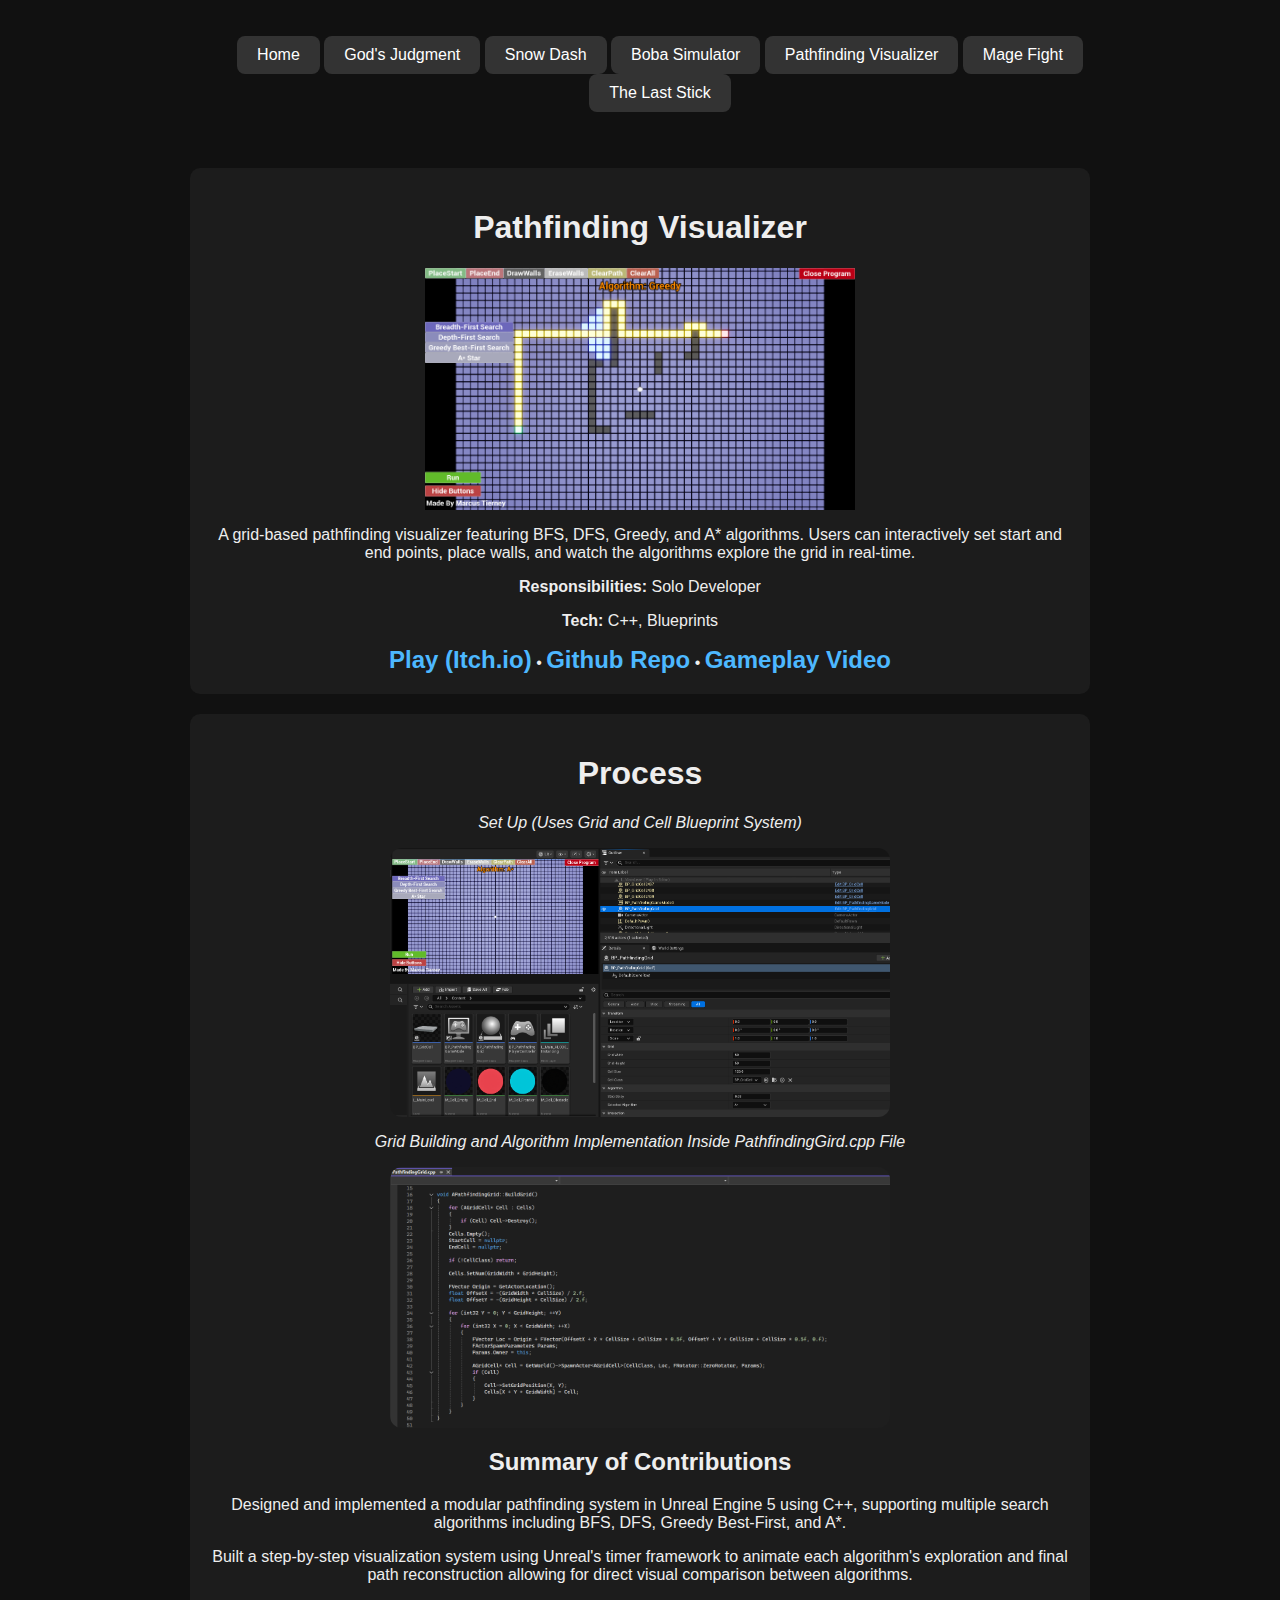
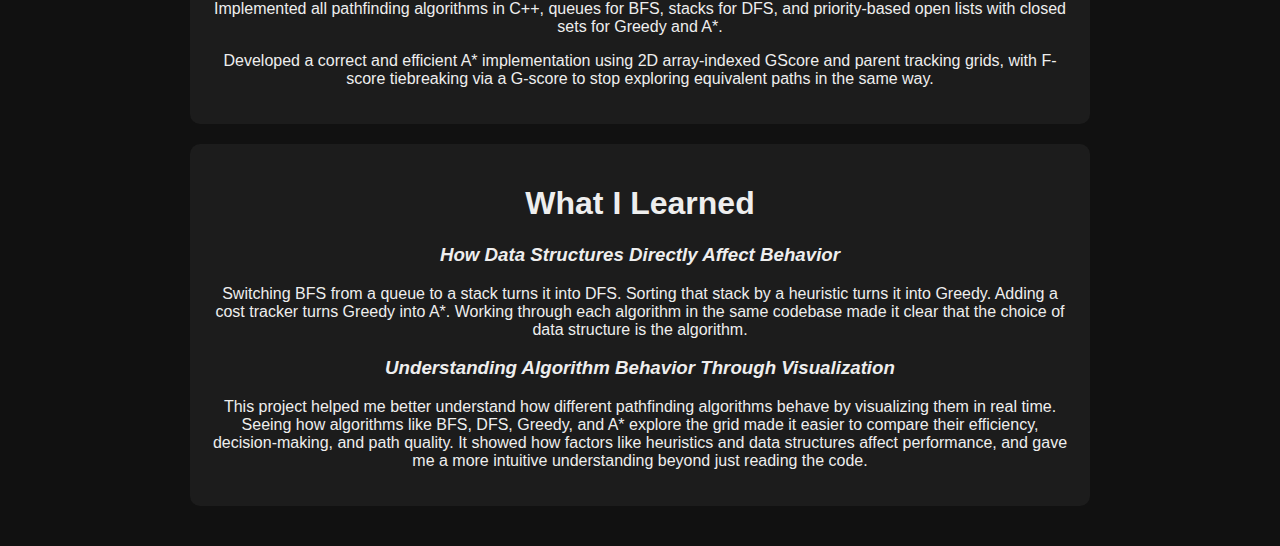
<file: pathfindingvisual.html>
<!DOCTYPE html>
<html lang="en">
<head>
  <meta charset="UTF-8">
  <title>Pathfinding Visualizer | Marcus Tierney</title>
  <link rel="stylesheet" href="style.css">
  <link rel="preconnect" href="https://fonts.googleapis.com">
  <link rel="preconnect" href="https://fonts.gstatic.com" crossorigin>
  <link href="https://fonts.googleapis.com/css2?family=Poppins:wght@400;600&display=swap" rel="stylesheet">
</head>
<body>
  <header>
    <nav>
      <ul class="nav-links">
        <li><a href="index.html">Home</a></li>
        <li><a href="godsjudgment.html">God's Judgment</a></li>
        <li><a href="snowdash.html">Snow Dash</a></li>
        <li><a href="boba.html" class="active">Boba Simulator</a></li>
        <li><a href="pathfindingvisual.html" class="active">Pathfinding Visualizer</a></li>
        <li><a href="mage.html">Mage Fight</a></li>
        <li><a href="laststick.html">The Last Stick</a></li>
      </ul>
    </nav>
  </header>
  <main>
    <section class="snowdashtop">
      <h1>Pathfinding Visualizer</h1>
      <img src="assets/images/pathfinding1.png" alt="Pathfinding Visualizer Gameplay Screenshot" class="magefight">

      <p>
        A grid-based pathfinding visualizer featuring BFS, DFS, Greedy, and A* algorithms. Users can interactively set start and end points, place walls, and watch the algorithms explore the grid in real-time. 
      </p>
      <p><strong>Responsibilities: </strong>Solo Developer</p>
      <p><strong>Tech:</strong> C++, Blueprints</p>

      <div class="project-links">
        <a href="https://marcustierney.itch.io/pathfinding-visualizer" target="_blank" rel="noopener noreferrer" class="links"><strong>Play (Itch.io)</strong></a>
        <span> • </span>
        <a href="https://github.com/marcustierney/PathfindingVisualizer" target="_blank" rel="noopener noreferrer" class="links"><strong>Github Repo</strong></a>
        <span> • </span>
        <a href="https://www.youtube.com/watch?v=B_fxCCWgY0o&t=1s" target="_blank" rel="noopener noreferrer" class="links"><strong>Gameplay Video</strong></a>
      </div>
    </section>
        <section class="process">
      <h1>Process</h1>
        <p><em>Set Up (Uses Grid and Cell Blueprint System)</em></p>
        <img src="assets/images/pathfinding3.png" alt="Pathfinding Visualizer Setup" class="snowdash3">
        <p><em>Grid Building and Algorithm Implementation Inside PathfindingGird.cpp File</em></p>
        <img src="assets/images/pathfinding4.png" alt="Pathfinding Code Setup" class="snowdash3">
        <h2><strong>Summary of Contributions</strong></h2>
          <p>Designed and implemented a modular pathfinding system in Unreal Engine 5 using C++, supporting multiple search algorithms including BFS, DFS, Greedy Best-First, and A*.</p>
          <p>Built a step-by-step visualization system using Unreal's timer framework to animate each algorithm's exploration and final path reconstruction allowing for direct visual comparison between algorithms.</p>
          <p>Implemented all pathfinding algorithms in C++, queues for BFS, stacks for DFS, and priority-based open lists with closed sets for Greedy and A*.</p>
          <p>Developed a correct and efficient A* implementation using 2D array-indexed GScore and parent tracking grids, with F-score tiebreaking via a G-score to stop exploring equivalent paths in the same way.</p>
    </section>
        </section>
        <section class="process">
      <h1>What I Learned</h1>
            <h3><em>How Data Structures Directly Affect Behavior</em></h3>
            <p>Switching BFS from a queue to a stack turns it into DFS. Sorting that stack by a heuristic turns it into Greedy. Adding a cost tracker turns Greedy into A*. Working through each algorithm in the same codebase made it clear that the choice of data structure is the algorithm.</p>
            <h3><em>Understanding Algorithm Behavior Through Visualization</em></h3>
            <p>This project helped me better understand how different pathfinding algorithms behave by visualizing them in real time. Seeing how algorithms like BFS, DFS, Greedy, and A* explore the grid made it easier to compare their efficiency, decision-making, and path quality. It showed how factors like heuristics and data structures affect performance, and gave me a more intuitive understanding beyond just reading the code.</p>
    </section>
  </main>
</body>
</html>
</file>
<file: style.css>
body {
  font-family: Arial, sans-serif;
  background: #111;
  color:#eee;
  max-width: 900px;
  margin: auto;
  padding: 20px;
}

header {
  text-align: center;
  margin-bottom: 40px;
}

.project {
  background: #1c1c1c;
  padding: 20px;
  border-radius: 10px;
  margin-bottom: 20px;
}

.process {
  background: #1c1c1c;
  padding: 20px;
  border-radius: 10px;
  margin-bottom: 20px;
  text-align: center;
}
.snowdashtop {
  background: #1c1c1c;
  padding: 20px;
  border-radius: 10px;
  margin-bottom: 20px;
  text-align: center;
}

a {
  color: #4db8ff;
  text-decoration: none;
}
.about {
  display: flex;
  align-items: center;
  gap: 2rem;
  margin: 3rem 0;
}

.about-image {
  width: 180px;
  height: 180px;
  object-fit: cover;
  border-radius: 50%;
}

.about-text {
  max-width: 600px;
}

.about-text h2 {
  margin-bottom: 0.5rem;
}

.nav-links a {
  display: inline-block; 
  padding: 10px 20px;  
  background-color:#333; 
  color:white;
  text-decoration: none; 
  border-radius: 8px; 
  transition: all 0.2s ease;  
}

.nav-links a:hover {
  background-color: #555;
  transform: translateY(-2px);
}

.nav-links li {
  display: inline;      
}

nav {
  display: flex;
  justify-content: center;
}

.snowdash3 {
  width: 70%;       
  max-width: 500px;  
  border-radius: 12px;
  margin: 15px auto;
  display: block;
}

.magejson {
  width: 70%;       
  max-width: 500px;  
  max-height: 500px;
  border-radius: 12px;
  margin: 15px auto;
  display: block;
}

.links {
  font-size: 24px;
}

.bubblebots {
  width: 50%;       
  max-width: 320px;  
  height: auto;
  max-height: 200px;
  display: block;
}

.magefight {
  width: 50%;       
  max-width: 500px;  
  height: auto;
  max-height: 300px;
  display: block;
  margin: auto;
}

.image-row {
  display: flex;
  gap: 1px; 
}
</file>
